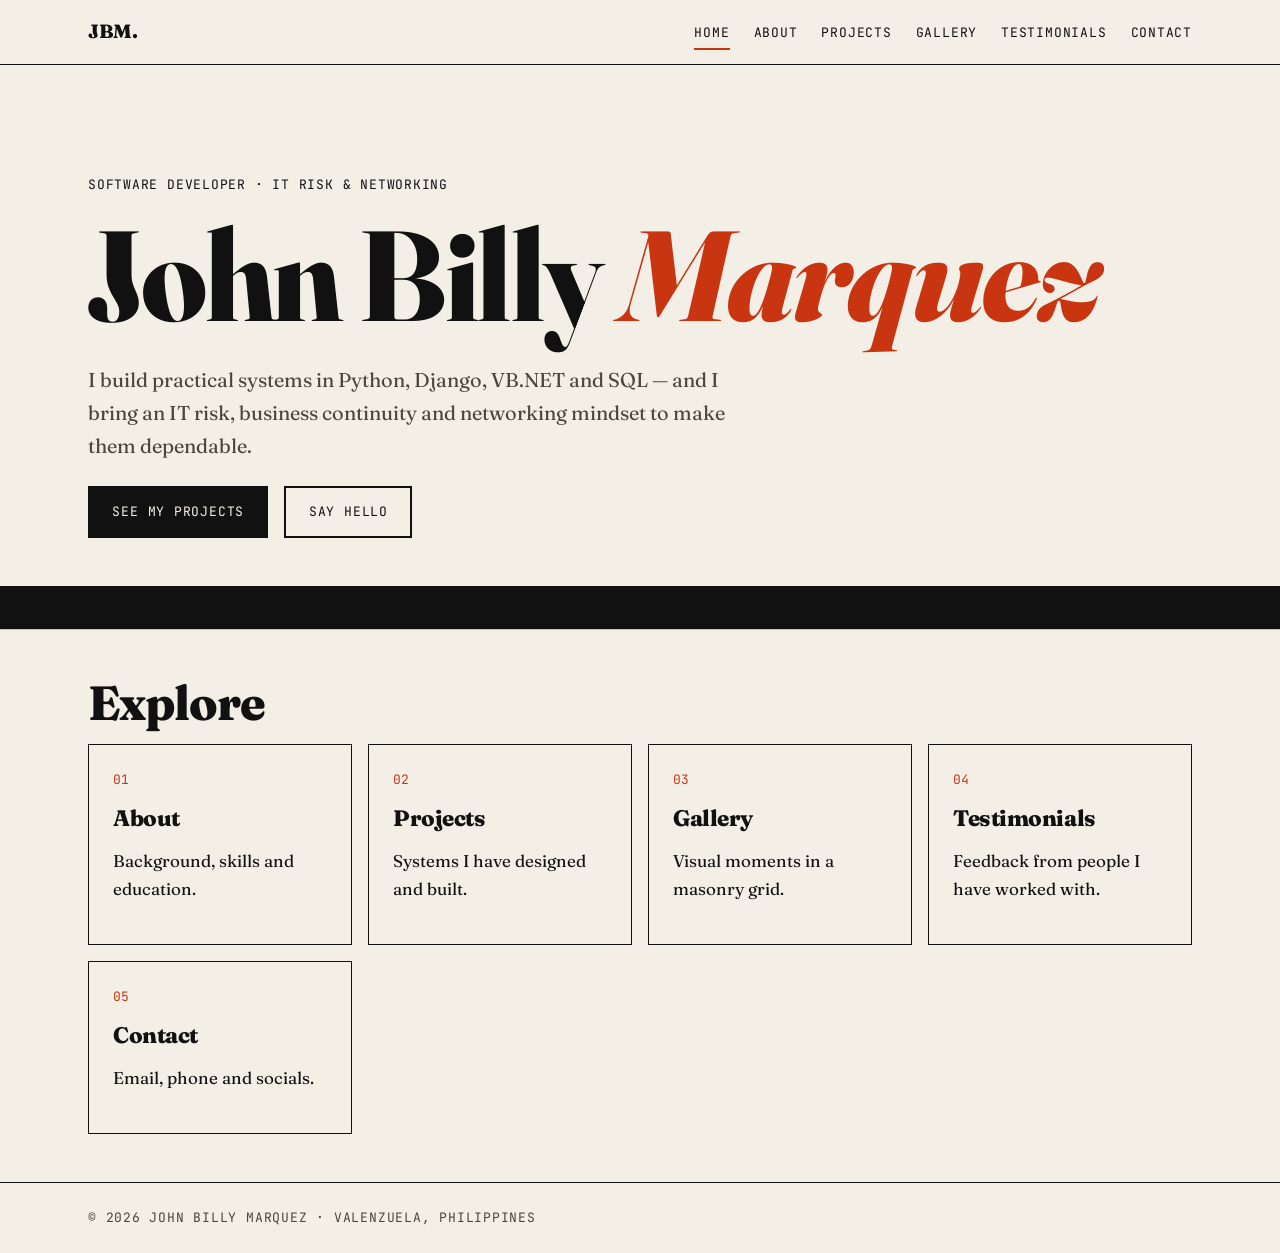
<file: index.html>
<!doctype html>
<html lang="en">
<head>
<meta charset="utf-8">
<meta name="viewport" content="width=device-width,initial-scale=1">
<title>John Billy Marquez — Software Developer & IT Risk Professional</title>
<meta name="description" content="Portfolio of John Billy Marquez: programming, databases, networking, risk management and business continuity.">
<link rel="preconnect" href="https://fonts.googleapis.com">
<link rel="preconnect" href="https://fonts.gstatic.com" crossorigin>
<link rel="stylesheet" href="https://fonts.googleapis.com/css2?family=Fraunces:ital,wght@0,400;0,800;1,800&family=JetBrains+Mono:wght@400;600&display=swap">
<link rel="stylesheet" href="assets/css/styles.css">
<script src="assets/js/main.js" defer></script>
</head>
<body>
<a class="skip" href="#main">Skip to content</a>
<header class="site-header"><div class="wrap">
<a class="brand" href="index.html">JBM<span aria-hidden="true">.</span></a>
<nav class="nav" aria-label="Main"><ul><li><a href="index.html" aria-current="page">Home</a></li><li><a href="about.html">About</a></li><li><a href="projects.html">Projects</a></li><li><a href="gallery.html">Gallery</a></li><li><a href="testimonials.html">Testimonials</a></li><li><a href="contact.html">Contact</a></li></ul></nav>
</div></header>
<main id="main">
<section class="hero"><div class="wrap">
<p class="mono">Software Developer · IT Risk &amp; Networking</p>
<div class="hero-intro"><h1>John Billy <em>Marquez</em></h1></div>
<p class="lede">I build practical systems in Python, Django, VB.NET and SQL — and I bring an IT risk, business continuity and networking mindset to make them dependable.</p>
<div class="btn-row"><a class="btn" href="projects.html">See my projects</a><a class="btn ghost" href="contact.html">Say hello</a></div>
</div></section>
<div class="marquee mono" aria-hidden="true"><div>Python · Django · VB.NET · MySQL · MS SQL Server · Risk Management · Business Continuity · Data Recovery · Networking · VoIP · </div></div>
<section><div class="wrap">
<h2 class="reveal">Explore</h2>
<div class="tiles">
<a class="tile reveal" href="about.html"><span class="num">01</span><h3>About</h3><p>Background, skills and education.</p></a>
<a class="tile reveal" href="projects.html"><span class="num">02</span><h3>Projects</h3><p>Systems I have designed and built.</p></a>
<a class="tile reveal" href="gallery.html"><span class="num">03</span><h3>Gallery</h3><p>Visual moments in a masonry grid.</p></a>
<a class="tile reveal" href="testimonials.html"><span class="num">04</span><h3>Testimonials</h3><p>Feedback from people I have worked with.</p></a>
<a class="tile reveal" href="contact.html"><span class="num">05</span><h3>Contact</h3><p>Email, phone and socials.</p></a>
</div></div></section>
</main>
<footer><div class="wrap mono">© 2026 John Billy Marquez · Valenzuela, Philippines</div></footer>
</body>
</html>
</file>
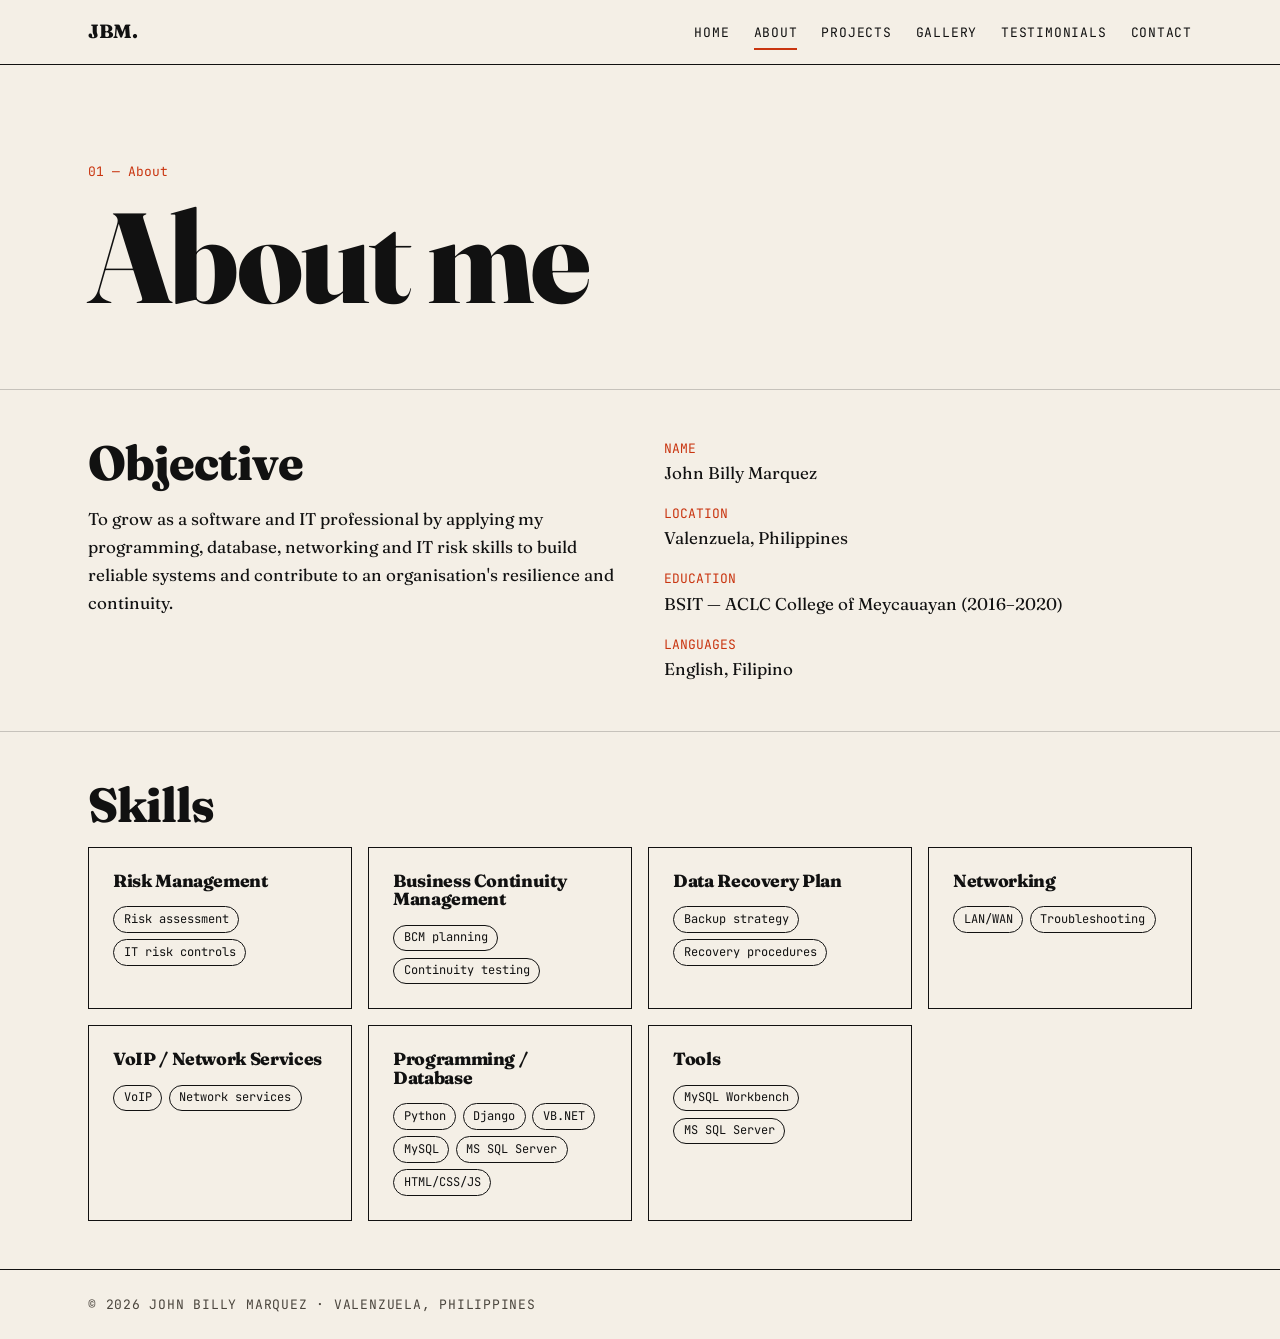
<file: about.html>
<!doctype html>
<html lang="en">
<head>
<meta charset="utf-8">
<meta name="viewport" content="width=device-width,initial-scale=1">
<title>About — John Billy Marquez</title>
<meta name="description" content="About John Billy Marquez: education, skills and objective.">
<link rel="preconnect" href="https://fonts.googleapis.com">
<link rel="preconnect" href="https://fonts.gstatic.com" crossorigin>
<link rel="stylesheet" href="https://fonts.googleapis.com/css2?family=Fraunces:ital,wght@0,400;0,800;1,800&family=JetBrains+Mono:wght@400;600&display=swap">
<link rel="stylesheet" href="assets/css/styles.css">
<script src="assets/js/main.js" defer></script>
</head>
<body>
<a class="skip" href="#main">Skip to content</a>
<header class="site-header"><div class="wrap">
<a class="brand" href="index.html">JBM<span aria-hidden="true">.</span></a>
<nav class="nav" aria-label="Main"><ul><li><a href="index.html">Home</a></li><li><a href="about.html" aria-current="page">About</a></li><li><a href="projects.html">Projects</a></li><li><a href="gallery.html">Gallery</a></li><li><a href="testimonials.html">Testimonials</a></li><li><a href="contact.html">Contact</a></li></ul></nav>
</div></header>
<main id="main">
<section class="hero"><div class="wrap"><span class="num">01 — About</span><h1>About me</h1></div></section>
<section><div class="wrap grid-2">
<div class="reveal"><h2>Objective</h2>
<p>To grow as a software and IT professional by applying my programming, database, networking and IT risk skills to build reliable systems and contribute to an organisation's resilience and continuity.</p></div>
<dl class="facts reveal">
<div><dt>Name</dt><dd>John Billy Marquez</dd></div>
<div><dt>Location</dt><dd>Valenzuela, Philippines</dd></div>
<div><dt>Education</dt><dd>BSIT — ACLC College of Meycauayan (2016–2020)</dd></div>
<div><dt>Languages</dt><dd>English, Filipino</dd></div></dl>
</div></section>
<section><div class="wrap"><h2>Skills</h2><div class="skills"><div class="skill reveal"><h3>Risk Management</h3><ul class="tags"><li>Risk assessment</li><li>IT risk controls</li></ul></div><div class="skill reveal"><h3>Business Continuity Management</h3><ul class="tags"><li>BCM planning</li><li>Continuity testing</li></ul></div><div class="skill reveal"><h3>Data Recovery Plan</h3><ul class="tags"><li>Backup strategy</li><li>Recovery procedures</li></ul></div><div class="skill reveal"><h3>Networking</h3><ul class="tags"><li>LAN/WAN</li><li>Troubleshooting</li></ul></div><div class="skill reveal"><h3>VoIP / Network Services</h3><ul class="tags"><li>VoIP</li><li>Network services</li></ul></div><div class="skill reveal"><h3>Programming / Database</h3><ul class="tags"><li>Python</li><li>Django</li><li>VB.NET</li><li>MySQL</li><li>MS SQL Server</li><li>HTML/CSS/JS</li></ul></div><div class="skill reveal"><h3>Tools</h3><ul class="tags"><li>MySQL Workbench</li><li>MS SQL Server</li></ul></div></div></div></section>
</main>
<footer><div class="wrap mono">© 2026 John Billy Marquez · Valenzuela, Philippines</div></footer>
</body>
</html>
</file>
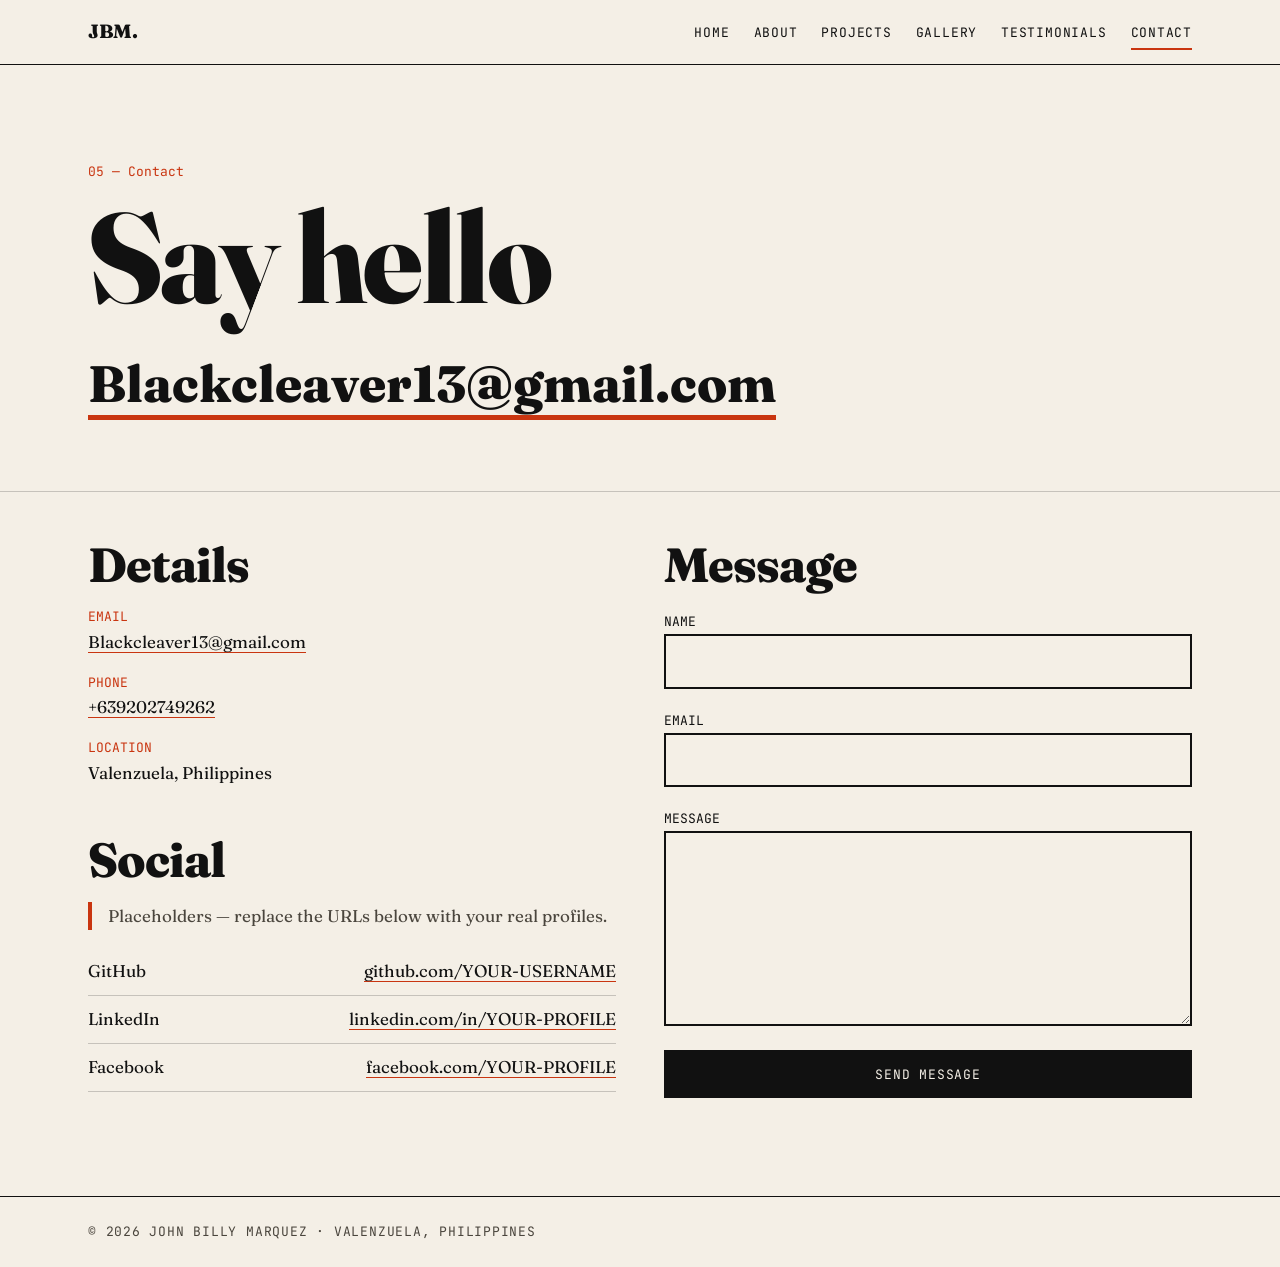
<file: contact.html>
<!doctype html>
<html lang="en">
<head>
<meta charset="utf-8">
<meta name="viewport" content="width=device-width,initial-scale=1">
<title>Contact — John Billy Marquez</title>
<meta name="description" content="Get in touch with John Billy Marquez.">
<link rel="preconnect" href="https://fonts.googleapis.com">
<link rel="preconnect" href="https://fonts.gstatic.com" crossorigin>
<link rel="stylesheet" href="https://fonts.googleapis.com/css2?family=Fraunces:ital,wght@0,400;0,800;1,800&family=JetBrains+Mono:wght@400;600&display=swap">
<link rel="stylesheet" href="assets/css/styles.css">
<script src="assets/js/main.js" defer></script>
</head>
<body>
<a class="skip" href="#main">Skip to content</a>
<header class="site-header"><div class="wrap">
<a class="brand" href="index.html">JBM<span aria-hidden="true">.</span></a>
<nav class="nav" aria-label="Main"><ul><li><a href="index.html">Home</a></li><li><a href="about.html">About</a></li><li><a href="projects.html">Projects</a></li><li><a href="gallery.html">Gallery</a></li><li><a href="testimonials.html">Testimonials</a></li><li><a href="contact.html" aria-current="page">Contact</a></li></ul></nav>
</div></header>
<main id="main">
<section class="hero"><div class="wrap"><span class="num">05 — Contact</span><h1>Say hello</h1>
<p><a class="mail" href="mailto:Blackcleaver13@gmail.com">Blackcleaver13@gmail.com</a></p></div></section>
<section><div class="wrap grid-2">
<div class="reveal"><h2>Details</h2>
<dl class="facts"><div><dt>Email</dt><dd><a href="mailto:Blackcleaver13@gmail.com">Blackcleaver13@gmail.com</a></dd></div>
<div><dt>Phone</dt><dd><a href="tel:+639202749262">+639202749262</a></dd></div>
<div><dt>Location</dt><dd>Valenzuela, Philippines</dd></div></dl>
<h2 style="margin-top:3rem">Social</h2>
<p class="note">Placeholders — replace the URLs below with your real profiles.</p>
<ul class="socials">
<li><span>GitHub</span><a href="https://github.com/YOUR-USERNAME">github.com/YOUR-USERNAME</a></li>
<li><span>LinkedIn</span><a href="https://www.linkedin.com/in/YOUR-PROFILE">linkedin.com/in/YOUR-PROFILE</a></li>
<li><span>Facebook</span><a href="https://www.facebook.com/YOUR-PROFILE">facebook.com/YOUR-PROFILE</a></li>
</ul></div>
<div class="reveal"><h2>Message</h2>
<form id="contact-form" data-endpoint="">
<div><label for="name">Name</label><input id="name" name="name" autocomplete="name" required></div>
<div><label for="email">Email</label><input id="email" name="email" type="email" autocomplete="email" required></div>
<div><label for="message">Message</label><textarea id="message" name="message" rows="6" required></textarea></div>
<button class="btn" type="submit">Send message</button>
<p id="form-status" role="status"></p>
</form></div>
</div></section>
</main>
<footer><div class="wrap mono">© 2026 John Billy Marquez · Valenzuela, Philippines</div></footer>
</body>
</html>
</file>
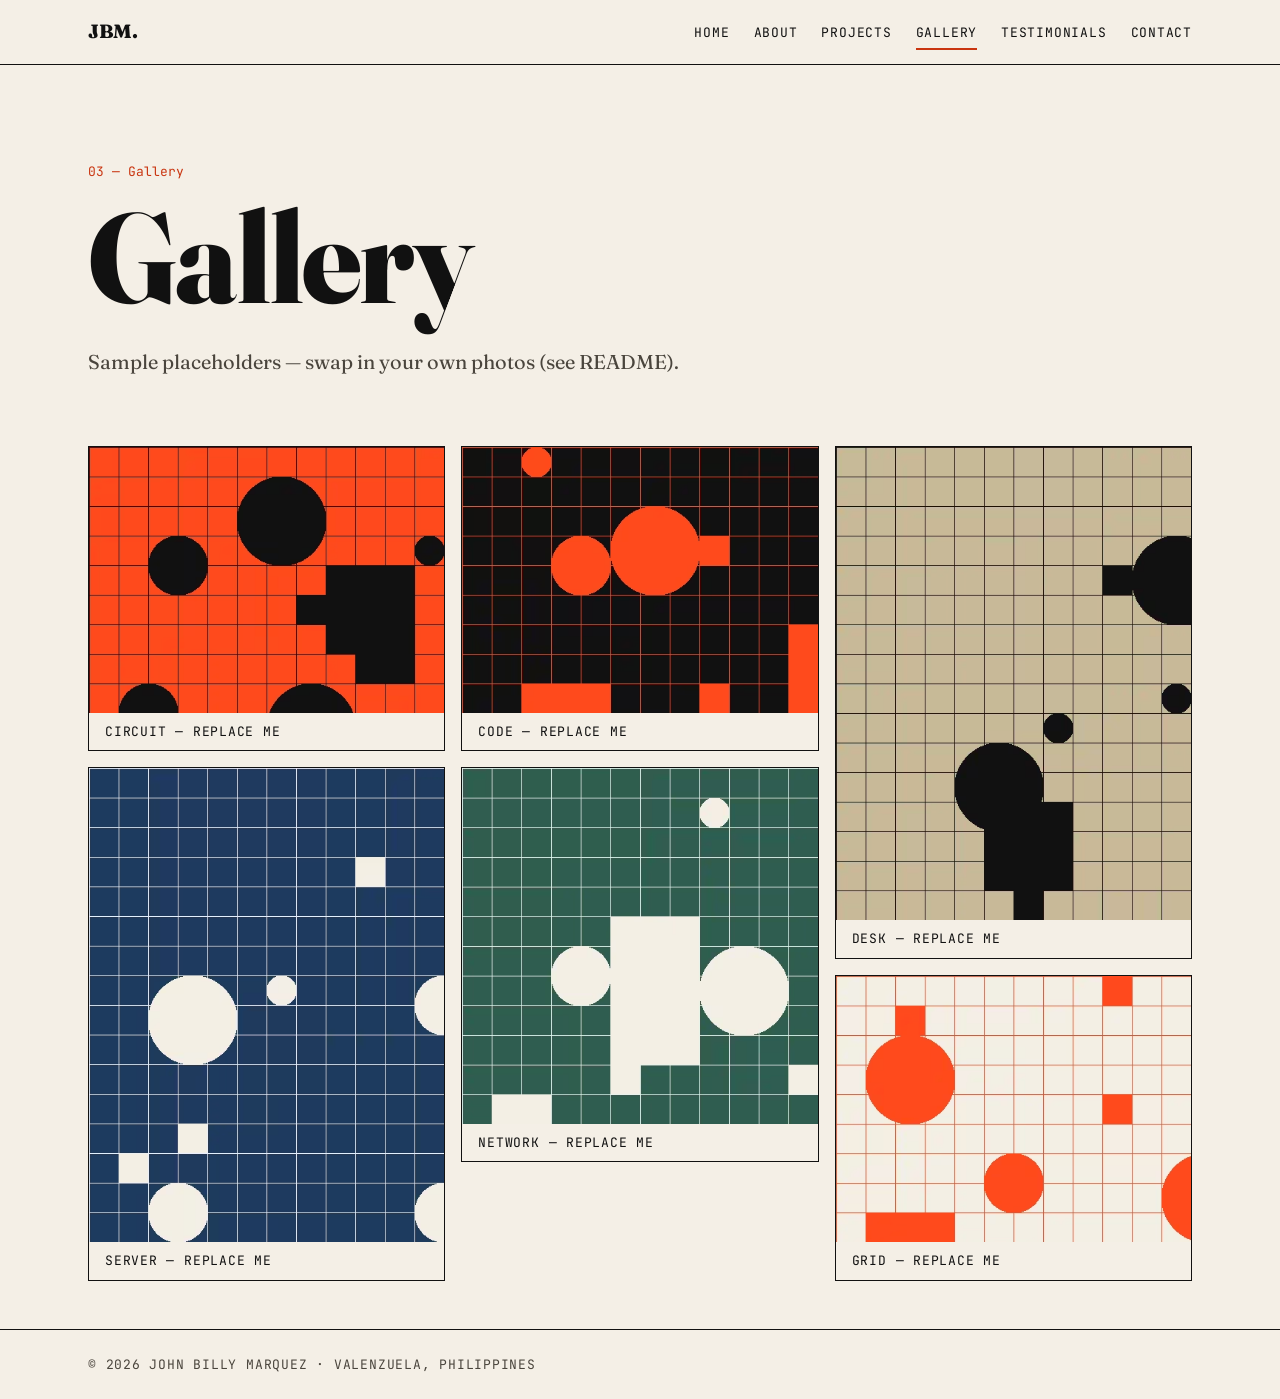
<file: gallery.html>
<!doctype html>
<html lang="en">
<head>
<meta charset="utf-8">
<meta name="viewport" content="width=device-width,initial-scale=1">
<title>Gallery — John Billy Marquez</title>
<meta name="description" content="Responsive, optimized image gallery.">
<link rel="preconnect" href="https://fonts.googleapis.com">
<link rel="preconnect" href="https://fonts.gstatic.com" crossorigin>
<link rel="stylesheet" href="https://fonts.googleapis.com/css2?family=Fraunces:ital,wght@0,400;0,800;1,800&family=JetBrains+Mono:wght@400;600&display=swap">
<link rel="stylesheet" href="assets/css/styles.css">
<script src="assets/js/main.js" defer></script>
</head>
<body>
<a class="skip" href="#main">Skip to content</a>
<header class="site-header"><div class="wrap">
<a class="brand" href="index.html">JBM<span aria-hidden="true">.</span></a>
<nav class="nav" aria-label="Main"><ul><li><a href="index.html">Home</a></li><li><a href="about.html">About</a></li><li><a href="projects.html">Projects</a></li><li><a href="gallery.html" aria-current="page">Gallery</a></li><li><a href="testimonials.html">Testimonials</a></li><li><a href="contact.html">Contact</a></li></ul></nav>
</div></header>
<main id="main">
<section class="hero"><div class="wrap"><span class="num">03 — Gallery</span><h1>Gallery</h1><p class="lede">Sample placeholders — swap in your own photos (see README).</p></div></section>
<section style="border-top:0;padding-top:0"><div class="wrap"><div class="masonry">
<figure class="reveal"><picture>
<source type="image/avif" srcset="assets/images/gallery/circuit-480.avif 480w, assets/images/gallery/circuit-800.avif 800w, assets/images/gallery/circuit-1200.avif 1200w" sizes="(min-width:64rem) 33vw, (min-width:36rem) 50vw, 100vw">
<source type="image/webp" srcset="assets/images/gallery/circuit-480.webp 480w, assets/images/gallery/circuit-800.webp 800w, assets/images/gallery/circuit-1200.webp 1200w" sizes="(min-width:64rem) 33vw, (min-width:36rem) 50vw, 100vw">
<img src="assets/images/gallery/circuit-800.jpg" srcset="assets/images/gallery/circuit-480.jpg 480w, assets/images/gallery/circuit-800.jpg 800w, assets/images/gallery/circuit-1200.jpg 1200w" sizes="(min-width:64rem) 33vw, (min-width:36rem) 50vw, 100vw" width="1200" height="900" alt="Abstract vermilion circuit-board grid pattern (sample placeholder)" fetchpriority="high">
</picture><figcaption class="mono">circuit — replace me</figcaption></figure>
<figure class="reveal"><picture>
<source type="image/avif" srcset="assets/images/gallery/server-480.avif 480w, assets/images/gallery/server-800.avif 800w, assets/images/gallery/server-1200.avif 1200w" sizes="(min-width:64rem) 33vw, (min-width:36rem) 50vw, 100vw">
<source type="image/webp" srcset="assets/images/gallery/server-480.webp 480w, assets/images/gallery/server-800.webp 800w, assets/images/gallery/server-1200.webp 1200w" sizes="(min-width:64rem) 33vw, (min-width:36rem) 50vw, 100vw">
<img src="assets/images/gallery/server-800.jpg" srcset="assets/images/gallery/server-480.jpg 480w, assets/images/gallery/server-800.jpg 800w, assets/images/gallery/server-1200.jpg 1200w" sizes="(min-width:64rem) 33vw, (min-width:36rem) 50vw, 100vw" width="1200" height="1600" alt="Abstract navy server rack grid pattern (sample placeholder)" fetchpriority="high">
</picture><figcaption class="mono">server — replace me</figcaption></figure>
<figure class="reveal"><picture>
<source type="image/avif" srcset="assets/images/gallery/code-480.avif 480w, assets/images/gallery/code-800.avif 800w, assets/images/gallery/code-1200.avif 1200w" sizes="(min-width:64rem) 33vw, (min-width:36rem) 50vw, 100vw">
<source type="image/webp" srcset="assets/images/gallery/code-480.webp 480w, assets/images/gallery/code-800.webp 800w, assets/images/gallery/code-1200.webp 1200w" sizes="(min-width:64rem) 33vw, (min-width:36rem) 50vw, 100vw">
<img src="assets/images/gallery/code-800.jpg" srcset="assets/images/gallery/code-480.jpg 480w, assets/images/gallery/code-800.jpg 800w, assets/images/gallery/code-1200.jpg 1200w" sizes="(min-width:64rem) 33vw, (min-width:36rem) 50vw, 100vw" width="1200" height="900" alt="Abstract black and vermilion code-block pattern (sample placeholder)" loading="lazy" decoding="async">
</picture><figcaption class="mono">code — replace me</figcaption></figure>
<figure class="reveal"><picture>
<source type="image/avif" srcset="assets/images/gallery/network-480.avif 480w, assets/images/gallery/network-800.avif 800w, assets/images/gallery/network-1200.avif 1200w" sizes="(min-width:64rem) 33vw, (min-width:36rem) 50vw, 100vw">
<source type="image/webp" srcset="assets/images/gallery/network-480.webp 480w, assets/images/gallery/network-800.webp 800w, assets/images/gallery/network-1200.webp 1200w" sizes="(min-width:64rem) 33vw, (min-width:36rem) 50vw, 100vw">
<img src="assets/images/gallery/network-800.jpg" srcset="assets/images/gallery/network-480.jpg 480w, assets/images/gallery/network-800.jpg 800w, assets/images/gallery/network-1200.jpg 1200w" sizes="(min-width:64rem) 33vw, (min-width:36rem) 50vw, 100vw" width="1200" height="1200" alt="Abstract green network node pattern (sample placeholder)" loading="lazy" decoding="async">
</picture><figcaption class="mono">network — replace me</figcaption></figure>
<figure class="reveal"><picture>
<source type="image/avif" srcset="assets/images/gallery/desk-480.avif 480w, assets/images/gallery/desk-800.avif 800w, assets/images/gallery/desk-1200.avif 1200w" sizes="(min-width:64rem) 33vw, (min-width:36rem) 50vw, 100vw">
<source type="image/webp" srcset="assets/images/gallery/desk-480.webp 480w, assets/images/gallery/desk-800.webp 800w, assets/images/gallery/desk-1200.webp 1200w" sizes="(min-width:64rem) 33vw, (min-width:36rem) 50vw, 100vw">
<img src="assets/images/gallery/desk-800.jpg" srcset="assets/images/gallery/desk-480.jpg 480w, assets/images/gallery/desk-800.jpg 800w, assets/images/gallery/desk-1200.jpg 1200w" sizes="(min-width:64rem) 33vw, (min-width:36rem) 50vw, 100vw" width="1200" height="1600" alt="Abstract sand-toned desk layout pattern (sample placeholder)" loading="lazy" decoding="async">
</picture><figcaption class="mono">desk — replace me</figcaption></figure>
<figure class="reveal"><picture>
<source type="image/avif" srcset="assets/images/gallery/grid-480.avif 480w, assets/images/gallery/grid-800.avif 800w, assets/images/gallery/grid-1200.avif 1200w" sizes="(min-width:64rem) 33vw, (min-width:36rem) 50vw, 100vw">
<source type="image/webp" srcset="assets/images/gallery/grid-480.webp 480w, assets/images/gallery/grid-800.webp 800w, assets/images/gallery/grid-1200.webp 1200w" sizes="(min-width:64rem) 33vw, (min-width:36rem) 50vw, 100vw">
<img src="assets/images/gallery/grid-800.jpg" srcset="assets/images/gallery/grid-480.jpg 480w, assets/images/gallery/grid-800.jpg 800w, assets/images/gallery/grid-1200.jpg 1200w" sizes="(min-width:64rem) 33vw, (min-width:36rem) 50vw, 100vw" width="1200" height="900" alt="Abstract bone and vermilion grid pattern (sample placeholder)" loading="lazy" decoding="async">
</picture><figcaption class="mono">grid — replace me</figcaption></figure>
</div></div></section>
</main>
<footer><div class="wrap mono">© 2026 John Billy Marquez · Valenzuela, Philippines</div></footer>
</body>
</html>
</file>
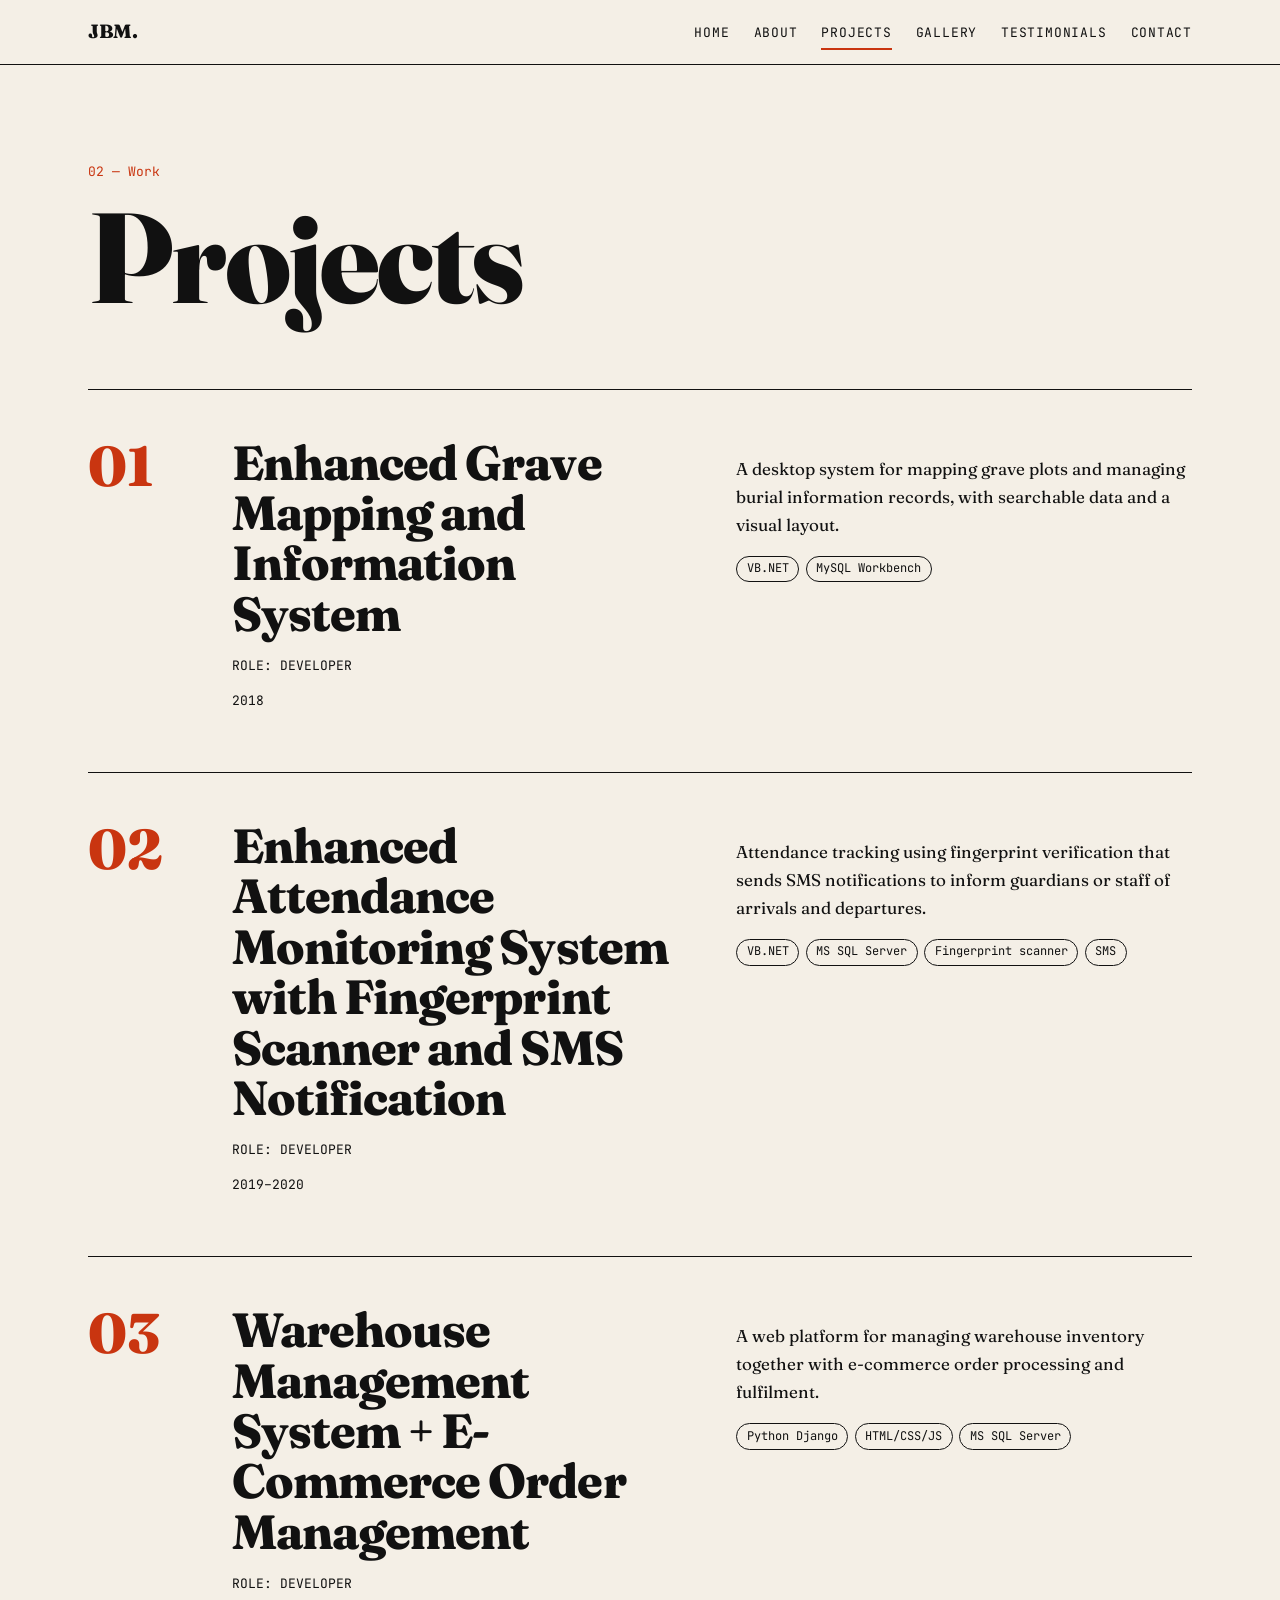
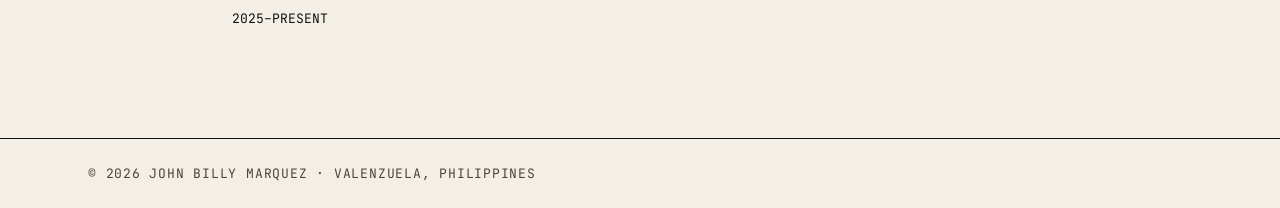
<file: projects.html>
<!doctype html>
<html lang="en">
<head>
<meta charset="utf-8">
<meta name="viewport" content="width=device-width,initial-scale=1">
<title>Projects — John Billy Marquez</title>
<meta name="description" content="Selected projects by John Billy Marquez.">
<link rel="preconnect" href="https://fonts.googleapis.com">
<link rel="preconnect" href="https://fonts.gstatic.com" crossorigin>
<link rel="stylesheet" href="https://fonts.googleapis.com/css2?family=Fraunces:ital,wght@0,400;0,800;1,800&family=JetBrains+Mono:wght@400;600&display=swap">
<link rel="stylesheet" href="assets/css/styles.css">
<script src="assets/js/main.js" defer></script>
</head>
<body>
<a class="skip" href="#main">Skip to content</a>
<header class="site-header"><div class="wrap">
<a class="brand" href="index.html">JBM<span aria-hidden="true">.</span></a>
<nav class="nav" aria-label="Main"><ul><li><a href="index.html">Home</a></li><li><a href="about.html">About</a></li><li><a href="projects.html" aria-current="page">Projects</a></li><li><a href="gallery.html">Gallery</a></li><li><a href="testimonials.html">Testimonials</a></li><li><a href="contact.html">Contact</a></li></ul></nav>
</div></header>
<main id="main">
<section class="hero"><div class="wrap"><span class="num">02 — Work</span><h1>Projects</h1></div></section>
<section style="border-top:0;padding-top:0"><div class="wrap"><article class="project reveal"><div class="big" aria-hidden="true">01</div><div><h2>Enhanced Grave Mapping and Information System</h2><p class="role">Role: Developer</p><p class="time">2018</p></div><div><p>A desktop system for mapping grave plots and managing burial information records, with searchable data and a visual layout.</p><ul class="tags" aria-label="Tech stack"><li>VB.NET</li><li>MySQL Workbench</li></ul></div></article><article class="project reveal"><div class="big" aria-hidden="true">02</div><div><h2>Enhanced Attendance Monitoring System with Fingerprint Scanner and SMS Notification</h2><p class="role">Role: Developer</p><p class="time">2019–2020</p></div><div><p>Attendance tracking using fingerprint verification that sends SMS notifications to inform guardians or staff of arrivals and departures.</p><ul class="tags" aria-label="Tech stack"><li>VB.NET</li><li>MS SQL Server</li><li>Fingerprint scanner</li><li>SMS</li></ul></div></article><article class="project reveal"><div class="big" aria-hidden="true">03</div><div><h2>Warehouse Management System + E-Commerce Order Management</h2><p class="role">Role: Developer</p><p class="time">2025–Present</p></div><div><p>A web platform for managing warehouse inventory together with e-commerce order processing and fulfilment.</p><ul class="tags" aria-label="Tech stack"><li>Python Django</li><li>HTML/CSS/JS</li><li>MS SQL Server</li></ul></div></article></div></section>
</main>
<footer><div class="wrap mono">© 2026 John Billy Marquez · Valenzuela, Philippines</div></footer>
</body>
</html>
</file>
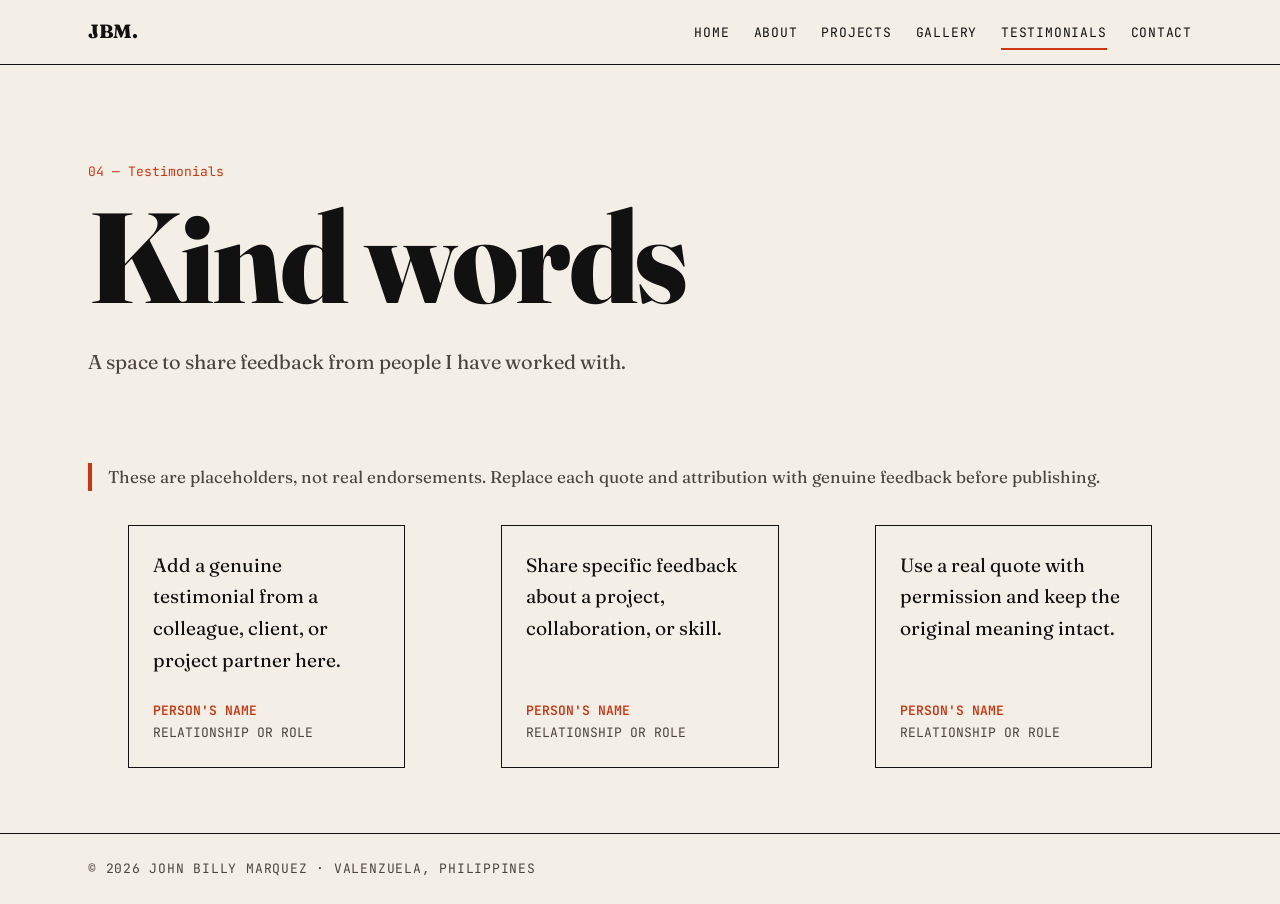
<file: testimonials.html>
<!doctype html>
<html lang="en">
<head>
<meta charset="utf-8">
<meta name="viewport" content="width=device-width,initial-scale=1">
<title>Testimonials — John Billy Marquez</title>
<meta name="description" content="Feedback from people who have worked with John Billy Marquez.">
<link rel="preconnect" href="https://fonts.googleapis.com">
<link rel="preconnect" href="https://fonts.gstatic.com" crossorigin>
<link rel="stylesheet" href="https://fonts.googleapis.com/css2?family=Fraunces:ital,wght@0,400;0,800;1,800&family=JetBrains+Mono:wght@400;600&display=swap">
<link rel="stylesheet" href="assets/css/styles.css">
<script src="assets/js/main.js" defer></script>
</head>
<body>
<a class="skip" href="#main">Skip to content</a>
<header class="site-header"><div class="wrap">
<a class="brand" href="index.html">JBM<span aria-hidden="true">.</span></a>
<nav class="nav" aria-label="Main"><ul><li><a href="index.html">Home</a></li><li><a href="about.html">About</a></li><li><a href="projects.html">Projects</a></li><li><a href="gallery.html">Gallery</a></li><li><a href="testimonials.html" aria-current="page">Testimonials</a></li><li><a href="contact.html">Contact</a></li></ul></nav>
</div></header>
<main id="main">
<section class="hero"><div class="wrap"><span class="num">04 — Testimonials</span><h1>Kind words</h1><p class="lede">A space to share feedback from people I have worked with.</p></div></section>
<section style="border-top:0;padding-top:0"><div class="wrap">
<p class="note">These are placeholders, not real endorsements. Replace each quote and attribution with genuine feedback before publishing.</p>
<div class="testimonials">
<figure class="testimonial reveal"><blockquote>Add a genuine testimonial from a colleague, client, or project partner here.</blockquote><figcaption><strong>Person's name</strong>Relationship or role</figcaption></figure>
<figure class="testimonial reveal"><blockquote>Share specific feedback about a project, collaboration, or skill.</blockquote><figcaption><strong>Person's name</strong>Relationship or role</figcaption></figure>
<figure class="testimonial reveal"><blockquote>Use a real quote with permission and keep the original meaning intact.</blockquote><figcaption><strong>Person's name</strong>Relationship or role</figcaption></figure>
</div>
</div></section>
</main>
<footer><div class="wrap mono">© 2026 John Billy Marquez · Valenzuela, Philippines</div></footer>
</body>
</html>
</file>
<file: assets/css/styles.css>
/* Design system: "Editorial Brutalism" — bone paper, ink, one vermilion signal. */
:root{
  --paper:#F4EFE6;--ink:#111;--muted:#4a453d;--signal:#C93510;--signal-bright:#FF4A1C;--line:#11111133;
  --font-display:"Fraunces",Georgia,"Times New Roman",serif;--font-mono:"JetBrains Mono",ui-monospace,Menlo,Consolas,monospace;
  --s1:.5rem;--s2:1rem;--s3:1.5rem;--s4:3rem;--s5:6rem;
  --t-hero:clamp(2.8rem,10vw,8rem);--t-h2:clamp(1.8rem,4vw,3rem);--t-body:1.0625rem;--t-small:.8125rem;
}
@media (prefers-color-scheme:dark){:root{--paper:#14120f;--ink:#F4EFE6;--muted:#c9c1b2;--signal:#FF6A3F;--line:#F4EFE633}}
*{box-sizing:border-box}
html{scroll-behavior:smooth}
body{margin:0;background:var(--paper);color:var(--ink);font:var(--t-body)/1.65 var(--font-display);-webkit-font-smoothing:antialiased}
img{max-width:100%;height:auto;display:block}
a{color:inherit;text-decoration-color:var(--signal);text-underline-offset:.25em}
a:hover{color:var(--signal)}
:focus-visible{outline:3px solid var(--signal);outline-offset:3px}
.skip{position:absolute;left:-999px;background:var(--ink);color:var(--paper);padding:var(--s1) var(--s2);z-index:100}
.skip:focus{left:var(--s2);top:var(--s2)}
.wrap{max-width:72rem;margin:0 auto;padding:0 var(--s3)}
.mono{font-family:var(--font-mono);font-size:var(--t-small);letter-spacing:.06em;text-transform:uppercase}
h1,h2,h3{font-weight:800;line-height:1.05;margin:0 0 var(--s2);letter-spacing:-.02em}
h1{font-size:var(--t-hero)}h2{font-size:var(--t-h2)}h3{font-size:1.4rem}
section{padding:var(--s4) 0;border-top:1px solid var(--line)}
.num{color:var(--signal);font-family:var(--font-mono);font-size:var(--t-small);display:block;margin-bottom:var(--s1)}

/* header */
.site-header{border-bottom:1px solid var(--ink);position:sticky;top:0;background:var(--paper);z-index:50}
.site-header .wrap{display:flex;flex-wrap:wrap;justify-content:space-between;align-items:center;gap:var(--s1) var(--s3);padding-top:var(--s2);padding-bottom:var(--s2)}
.brand{font-weight:800;text-decoration:none;font-size:1.2rem}
.nav ul{display:flex;flex-wrap:wrap;gap:var(--s1) var(--s3);list-style:none;margin:0;padding:0}
.nav a{font-family:var(--font-mono);font-size:var(--t-small);text-transform:uppercase;letter-spacing:.06em;text-decoration:none;padding:.4rem 0;border-bottom:2px solid transparent}
.nav a:hover,.nav a[aria-current="page"]{border-bottom-color:var(--signal);color:var(--ink)}

/* hero */
.hero{padding:var(--s5) 0 var(--s4);border-top:0}
.hero h1 em{color:var(--signal);font-style:italic}
.hero-intro{display:flex;align-items:center;gap:clamp(1rem,4vw,3rem);margin-bottom:var(--s2)}
.hero-intro h1{margin:0}
.hero-portrait{width:clamp(5rem,18vw,12rem);aspect-ratio:1;object-fit:cover;border:1px solid var(--ink)}
.hero .lede{max-width:40rem;font-size:1.25rem;color:var(--muted)}
.btn{display:inline-block;font-family:var(--font-mono);font-size:var(--t-small);text-transform:uppercase;letter-spacing:.06em;padding:.85rem 1.4rem;border:2px solid var(--ink);background:var(--ink);color:var(--paper);text-decoration:none;cursor:pointer;transition:transform .2s,background .2s,color .2s}
.btn:hover{background:var(--signal);border-color:var(--signal);color:#fff;transform:translate(-3px,-3px);box-shadow:3px 3px 0 var(--ink)}
.btn.ghost{background:transparent;color:var(--ink)}
.btn-row{display:flex;flex-wrap:wrap;gap:var(--s2);margin-top:var(--s3)}
.marquee{overflow:hidden;border-block:1px solid var(--ink);background:var(--ink);color:var(--paper);padding:.6rem 0;white-space:nowrap}
.marquee div{display:inline-block;padding-left:100%;animation:scroll 30s linear infinite}
@keyframes scroll{to{transform:translateX(-100%)}}
.tiles{display:grid;gap:var(--s2);grid-template-columns:repeat(auto-fit,minmax(14rem,1fr))}
.tile{display:block;border:1px solid var(--ink);padding:var(--s3);text-decoration:none;transition:background .2s,color .2s,transform .2s}
.tile:hover{background:var(--ink);color:var(--paper);transform:translateY(-4px)}
.tile h3{margin-top:var(--s2)}

/* about */
.grid-2{display:grid;gap:var(--s4);grid-template-columns:1fr}
@media(min-width:48rem){.grid-2{grid-template-columns:1fr 1fr}}
.facts{margin:0;display:grid;gap:var(--s2)}
.facts dt{font-family:var(--font-mono);font-size:var(--t-small);text-transform:uppercase;color:var(--signal)}
.facts dd{margin:0}
.skills{display:grid;gap:var(--s2);grid-template-columns:repeat(auto-fit,minmax(16rem,1fr))}
.skill{border:1px solid var(--ink);padding:var(--s3)}
.skill h3{font-size:1.1rem}
.tags{display:flex;flex-wrap:wrap;gap:.4rem;list-style:none;margin:0;padding:0}
.tags li{font-family:var(--font-mono);font-size:.75rem;border:1px solid var(--ink);padding:.15rem .6rem;border-radius:99px}

/* projects */
.project{display:grid;gap:var(--s2) var(--s4);padding:var(--s4) 0;border-top:1px solid var(--ink);grid-template-columns:1fr;transition:padding-left .25s}
@media(min-width:48rem){.project{grid-template-columns:6rem 1fr 1fr}.project:hover{padding-left:var(--s2)}}
.project .big{font-size:3.5rem;font-weight:800;color:var(--signal);line-height:1}
.role,.time{font-family:var(--font-mono);font-size:var(--t-small);text-transform:uppercase}

/* testimonials */
.testimonials{display:grid;gap:var(--s2);grid-template-columns:repeat(auto-fit,minmax(min(100%,20rem),1fr))}
.testimonial{border:1px solid var(--ink);padding:var(--s3);display:flex;flex-direction:column;min-height:14rem}
.testimonial blockquote{margin:0 0 var(--s3);font-size:1.2rem}
.testimonial figcaption{margin-top:auto;font-family:var(--font-mono);font-size:var(--t-small);text-transform:uppercase;color:var(--muted)}
.testimonial figcaption strong{display:block;color:var(--signal);font-weight:600}

/* gallery */
.masonry{columns:1;column-gap:var(--s2)}
@media(min-width:36rem){.masonry{columns:2}}
@media(min-width:64rem){.masonry{columns:3}}
.masonry figure{margin:0 0 var(--s2);break-inside:avoid;border:1px solid var(--ink);background:var(--ink);overflow:hidden}
.masonry img{width:100%;transition:transform .5s,opacity .3s}
.masonry figure:hover img{transform:scale(1.04)}
.masonry figcaption{background:var(--paper);padding:var(--s1) var(--s2)}

/* contact */
.mail{font-size:clamp(1.4rem,5vw,3.2rem);font-weight:800;word-break:break-all}
form{display:grid;gap:var(--s2);max-width:34rem}
label{font-family:var(--font-mono);font-size:var(--t-small);text-transform:uppercase}
input,textarea{width:100%;font:inherit;padding:.7rem;background:transparent;color:var(--ink);border:2px solid var(--ink);border-radius:0}
.note{border-left:4px solid var(--signal);padding-left:var(--s2);color:var(--muted)}
.socials{list-style:none;padding:0;margin:0}
.socials li{border-bottom:1px solid var(--line);padding:.6rem 0;display:flex;justify-content:space-between;gap:var(--s2);flex-wrap:wrap}
footer{border-top:1px solid var(--ink);padding:var(--s3) 0;color:var(--muted)}

.reveal{opacity:0;transform:translateY(16px);transition:opacity .6s,transform .6s}
.reveal.in{opacity:1;transform:none}
@media(prefers-reduced-motion:reduce){
  html{scroll-behavior:auto}
  *,*::before,*::after{animation:none!important;transition:none!important}
  .reveal{opacity:1;transform:none}
}
</file>
